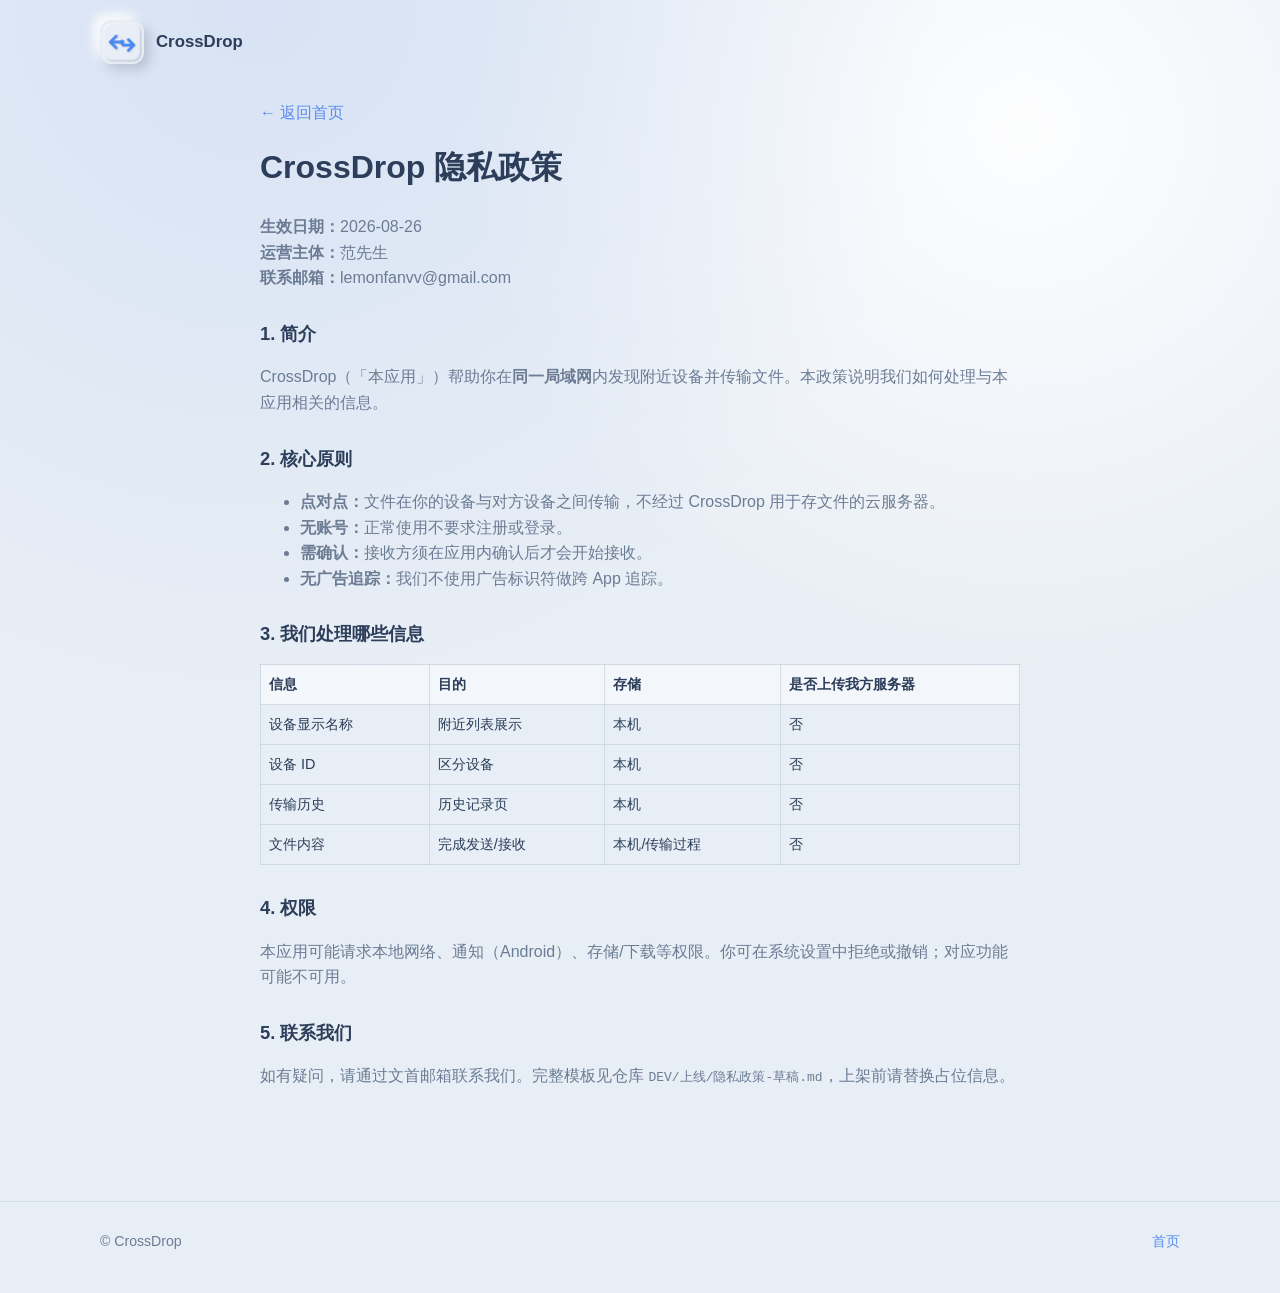
<file: privacy.html>
<!DOCTYPE html>
<html lang="zh-CN">
<head>
  <meta charset="UTF-8">
  <meta name="viewport" content="width=device-width, initial-scale=1">
  <meta name="description" content="CrossDrop 隐私政策">
  <title>隐私政策 — CrossDrop</title>
  <link rel="icon" type="image/png" href="assets/favicon.png">
  <link rel="stylesheet" href="style.css">
  <style>
    .legal {
      max-width: 760px;
      margin: 0 auto;
      padding: 24px 0 48px;
    }
    .legal h1 { margin-top: 0; }
    .legal h2 { margin-top: 28px; font-size: 1.15rem; }
    .legal p, .legal li { color: var(--text-secondary); }
    .legal table { width: 100%; border-collapse: collapse; font-size: 0.9rem; }
    .legal th, .legal td { border: 1px solid rgba(184,196,212,.5); padding: 8px; text-align: left; }
    .legal th { background: rgba(255,255,255,.5); color: var(--text-primary); }
    .back-link { display: inline-block; margin-bottom: 16px; }
  </style>
</head>
<body>
  <header class="site-header">
    <div class="container nav">
      <a class="brand" href="./">
        <img src="assets/icon-192.png" width="44" height="44" alt="CrossDrop">
        <span>CrossDrop</span>
      </a>
    </div>
  </header>

  <main class="container legal">
    <a class="back-link" href="./">← 返回首页</a>
    <h1>CrossDrop 隐私政策</h1>
    <p><strong>生效日期：</strong>2026-08-26<br>
       <strong>运营主体：</strong>范先生<br>
       <strong>联系邮箱：</strong>lemonfanvv@gmail.com</p>

    <h2>1. 简介</h2>
    <p>CrossDrop（「本应用」）帮助你在<strong>同一局域网</strong>内发现附近设备并传输文件。本政策说明我们如何处理与本应用相关的信息。</p>

    <h2>2. 核心原则</h2>
    <ul>
      <li><strong>点对点：</strong>文件在你的设备与对方设备之间传输，不经过 CrossDrop 用于存文件的云服务器。</li>
      <li><strong>无账号：</strong>正常使用不要求注册或登录。</li>
      <li><strong>需确认：</strong>接收方须在应用内确认后才会开始接收。</li>
      <li><strong>无广告追踪：</strong>我们不使用广告标识符做跨 App 追踪。</li>
    </ul>

    <h2>3. 我们处理哪些信息</h2>
    <table>
      <thead>
        <tr><th>信息</th><th>目的</th><th>存储</th><th>是否上传我方服务器</th></tr>
      </thead>
      <tbody>
        <tr><td>设备显示名称</td><td>附近列表展示</td><td>本机</td><td>否</td></tr>
        <tr><td>设备 ID</td><td>区分设备</td><td>本机</td><td>否</td></tr>
        <tr><td>传输历史</td><td>历史记录页</td><td>本机</td><td>否</td></tr>
        <tr><td>文件内容</td><td>完成发送/接收</td><td>本机/传输过程</td><td>否</td></tr>
      </tbody>
    </table>

    <h2>4. 权限</h2>
    <p>本应用可能请求本地网络、通知（Android）、存储/下载等权限。你可在系统设置中拒绝或撤销；对应功能可能不可用。</p>

    <h2>5. 联系我们</h2>
    <p>如有疑问，请通过文首邮箱联系我们。完整模板见仓库 <code>DEV/上线/隐私政策-草稿.md</code>，上架前请替换占位信息。</p>
  </main>

  <footer class="site-footer">
    <div class="container footer-row">
      <span>© CrossDrop</span>
      <a href="./">首页</a>
    </div>
  </footer>
</body>
</html>
</file>
<file: style.css>
:root {
  --base: #e8eef5;
  --shadow-dark: #b8c4d4;
  --shadow-light: #ffffff;
  --accent: #5b8def;
  --accent-soft: #d6e4ff;
  --text-primary: #2c3e5a;
  --text-secondary: #6b7c94;
  --on-accent: #ffffff;
  --radius: 18px;
  --radius-sm: 12px;
  --max-width: 1080px;
}

*,
*::before,
*::after {
  box-sizing: border-box;
}

html {
  scroll-behavior: smooth;
}

body {
  margin: 0;
  min-height: 100vh;
  font-family: -apple-system, BlinkMacSystemFont, "Segoe UI", "PingFang SC",
    "Hiragino Sans GB", "Microsoft YaHei", sans-serif;
  color: var(--text-primary);
  background:
    radial-gradient(circle at 20% 0%, rgba(91, 141, 239, 0.12), transparent 42%),
    radial-gradient(circle at 80% 10%, rgba(255, 255, 255, 0.9), transparent 36%),
    var(--base);
  line-height: 1.6;
}

a {
  color: var(--accent);
  text-decoration: none;
}

a:hover {
  text-decoration: underline;
}

.container {
  width: min(100% - 32px, var(--max-width));
  margin-inline: auto;
}

.site-header {
  padding: 20px 0 12px;
}

.nav {
  display: flex;
  align-items: center;
  justify-content: space-between;
  gap: 16px;
}

.brand {
  display: flex;
  align-items: center;
  gap: 12px;
  color: inherit;
  text-decoration: none;
  font-weight: 700;
  font-size: 1.05rem;
}

.brand:hover {
  text-decoration: none;
}

.brand img {
  width: 44px;
  height: 44px;
  border-radius: 12px;
  box-shadow: 6px 6px 12px var(--shadow-dark), -6px -6px 12px var(--shadow-light);
}

.nav-links {
  display: flex;
  gap: 18px;
  font-size: 0.95rem;
}

.nav-links a {
  color: var(--text-secondary);
  text-decoration: none;
}

.nav-links a:hover {
  color: var(--accent);
}

.hero {
  display: grid;
  grid-template-columns: 1.2fr 0.8fr;
  gap: 40px;
  align-items: center;
  padding: 48px 0 32px;
}

.hero-copy h1 {
  margin: 0 0 12px;
  font-size: clamp(2rem, 4vw, 3rem);
  line-height: 1.15;
  letter-spacing: -0.02em;
}

.hero-copy .subtitle {
  margin: 0 0 8px;
  font-size: 1.15rem;
  color: var(--text-secondary);
}

.hero-copy .tagline-en {
  margin: 0 0 28px;
  font-size: 0.95rem;
  color: var(--text-secondary);
  opacity: 0.9;
}

.hero-actions {
  display: flex;
  flex-wrap: wrap;
  gap: 12px;
}

.preview-head {
  display: flex;
  flex-wrap: wrap;
  align-items: flex-start;
  justify-content: space-between;
  gap: 16px;
  margin-bottom: 16px;
}

.preview-head .section-title {
  margin-bottom: 4px;
}

.preview-head .section-desc {
  margin: 0;
  max-width: 640px;
}

.preview-frame-wrap {
  border-radius: var(--radius);
  padding: 10px;
  background: var(--base);
  box-shadow:
    inset 4px 4px 8px var(--shadow-dark),
    inset -4px -4px 8px var(--shadow-light),
    8px 8px 20px rgba(184, 196, 212, 0.35);
}

.preview-frame {
  display: block;
  width: 100%;
  height: min(78vh, 820px);
  min-height: 520px;
  border: none;
  border-radius: calc(var(--radius) - 6px);
  background: var(--base);
}

.hero-badges {
  display: flex;
  flex-wrap: wrap;
  gap: 10px;
  margin-bottom: 28px;
}

.badge {
  padding: 6px 12px;
  border-radius: 999px;
  background: var(--accent-soft);
  color: var(--accent);
  font-size: 0.82rem;
  font-weight: 600;
}

.hero-card {
  padding: 28px;
  border-radius: var(--radius);
  background: var(--base);
  box-shadow:
    12px 12px 24px var(--shadow-dark),
    -12px -12px 24px var(--shadow-light);
}

.hero-card img {
  width: 120px;
  height: 120px;
  display: block;
  margin: 0 auto 16px;
  border-radius: 24px;
}

.hero-card p {
  margin: 0;
  text-align: center;
  color: var(--text-secondary);
  font-size: 0.92rem;
}

.section {
  padding: 28px 0;
}

.section-title {
  margin: 0 0 8px;
  font-size: 1.45rem;
}

.section-desc {
  margin: 0 0 24px;
  color: var(--text-secondary);
}

.download-grid {
  display: grid;
  grid-template-columns: repeat(4, minmax(0, 1fr));
  gap: 18px;
  align-items: stretch;
}

.download-loading,
.download-error {
  grid-column: 1 / -1;
  margin: 0;
  text-align: center;
}

.download-card {
  padding: 22px;
  border-radius: var(--radius);
  background: var(--base);
  box-shadow:
    8px 8px 16px var(--shadow-dark),
    -8px -8px 16px var(--shadow-light);
  display: flex;
  flex-direction: column;
  gap: 12px;
  min-height: 220px;
}

.download-card-head {
  display: flex;
  align-items: center;
  gap: 12px;
}

.platform-icon {
  width: 42px;
  height: 42px;
  border-radius: 12px;
  display: grid;
  place-items: center;
  background: var(--accent-soft);
  color: var(--accent);
  flex-shrink: 0;
}

.platform-icon svg {
  width: 22px;
  height: 22px;
  fill: currentColor;
}

.download-card h3 {
  margin: 0;
  font-size: 1.05rem;
}

.download-card .hint {
  margin: 0;
  font-size: 0.88rem;
  color: var(--text-secondary);
  flex: 1;
  min-height: 2.6em;
}

.download-actions {
  display: flex;
  flex-direction: column;
  gap: 10px;
  margin-top: auto;
  min-height: 96px;
}

.btn-block {
  width: 100%;
}

.btn {
  display: inline-flex;
  align-items: center;
  justify-content: center;
  gap: 8px;
  padding: 12px 16px;
  border: none;
  border-radius: var(--radius-sm);
  font-size: 0.95rem;
  font-weight: 600;
  cursor: pointer;
  text-decoration: none;
  transition: transform 0.15s ease, box-shadow 0.15s ease;
}

.btn:active {
  transform: scale(0.98);
}

.btn-primary {
  background: var(--accent);
  color: var(--on-accent);
  box-shadow: 0 8px 20px rgba(91, 141, 239, 0.35);
}

.btn-primary:hover {
  text-decoration: none;
  filter: brightness(1.03);
}

.btn-secondary {
  background: var(--base);
  color: var(--text-primary);
  box-shadow:
    inset 2px 2px 4px var(--shadow-dark),
    inset -2px -2px 4px var(--shadow-light);
}

.btn-secondary:hover {
  text-decoration: none;
}

.btn[disabled],
.btn.is-disabled {
  opacity: 0.55;
  cursor: not-allowed;
  pointer-events: none;
}

.version-line {
  margin-top: 16px;
  font-size: 0.88rem;
  color: var(--text-secondary);
  text-align: center;
}

.features-grid {
  display: grid;
  grid-template-columns: repeat(auto-fit, minmax(220px, 1fr));
  gap: 16px;
}

.feature {
  padding: 20px;
  border-radius: var(--radius-sm);
  background: rgba(255, 255, 255, 0.45);
  border: 1px solid rgba(255, 255, 255, 0.7);
}

.feature h3 {
  margin: 0 0 8px;
  font-size: 1rem;
}

.feature p {
  margin: 0;
  font-size: 0.92rem;
  color: var(--text-secondary);
}

.steps {
  display: grid;
  grid-template-columns: repeat(auto-fit, minmax(240px, 1fr));
  gap: 16px;
}

.step {
  padding: 18px;
  border-radius: var(--radius-sm);
  background: var(--base);
  box-shadow:
    6px 6px 12px var(--shadow-dark),
    -6px -6px 12px var(--shadow-light);
}

.step-num {
  display: inline-block;
  width: 28px;
  height: 28px;
  line-height: 28px;
  text-align: center;
  border-radius: 50%;
  background: var(--accent);
  color: var(--on-accent);
  font-size: 0.82rem;
  font-weight: 700;
  margin-bottom: 10px;
}

.note-box {
  margin-top: 20px;
  padding: 16px 18px;
  border-radius: var(--radius-sm);
  background: var(--accent-soft);
  color: var(--text-primary);
  font-size: 0.92rem;
}

.site-footer {
  margin-top: 48px;
  padding: 28px 0 40px;
  border-top: 1px solid rgba(184, 196, 212, 0.45);
  color: var(--text-secondary);
  font-size: 0.88rem;
}

.footer-row {
  display: flex;
  flex-wrap: wrap;
  gap: 12px 20px;
  justify-content: space-between;
  align-items: center;
}

@media (max-width: 960px) {
  .download-grid {
    grid-template-columns: repeat(2, minmax(0, 1fr));
  }
}

@media (max-width: 860px) {
  .hero {
    grid-template-columns: 1fr;
    padding-top: 24px;
  }

  .nav-links {
    display: none;
  }
}

@media (max-width: 520px) {
  .download-grid {
    grid-template-columns: 1fr;
  }
}
</file>
